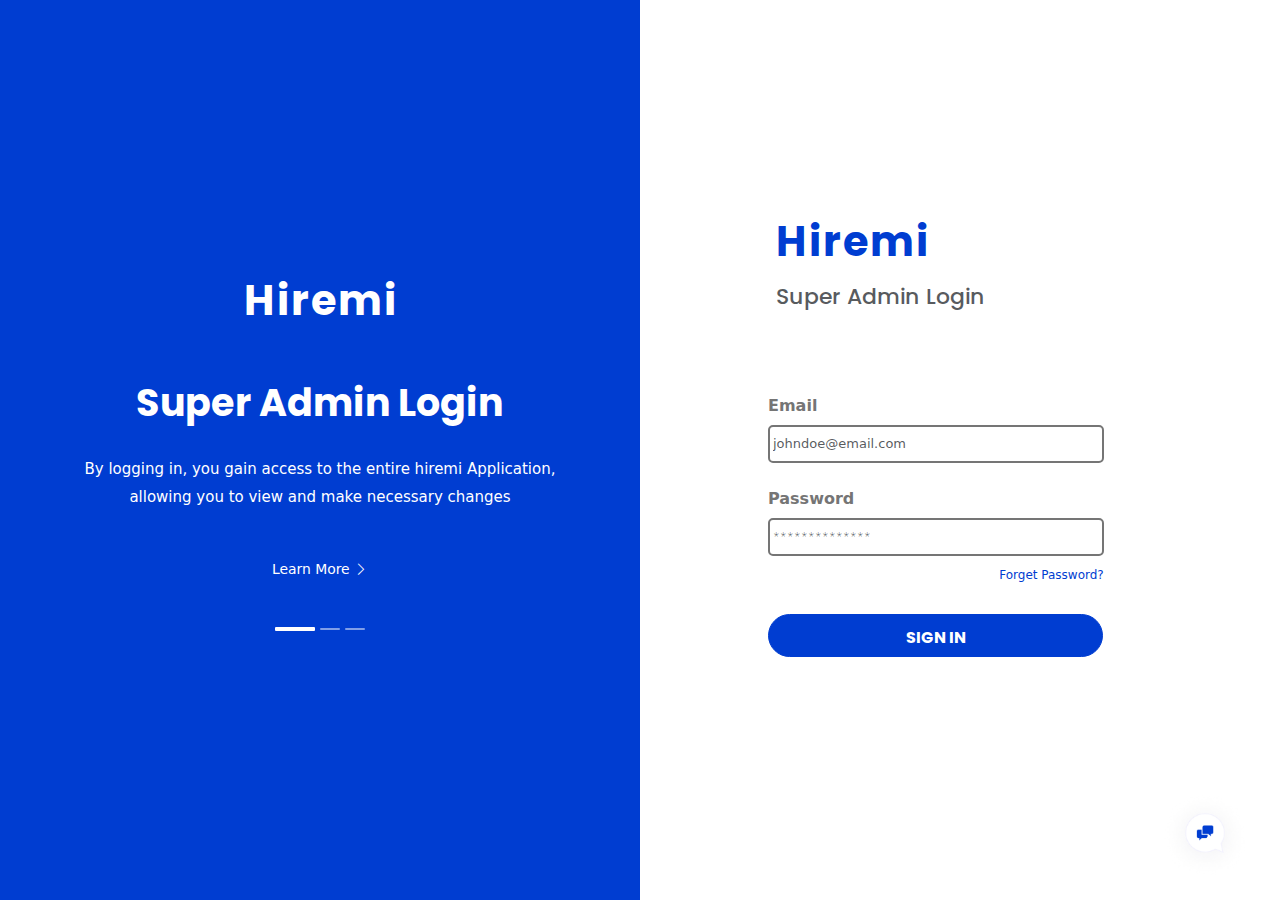
<file: hiremi_frontend/Hiremi_Frontend/Resource/Login.html>
<!DOCTYPE html>
<html lang="en">
  <head>
    <meta charset="UTF-8" />
    <meta name="viewport" content="width=device-width, initial-scale=1.0" />
    <title>Hiremi - Super Admin Login</title>

    <link
      href="https://cdn.jsdelivr.net/npm/bootstrap@5.3.0/dist/css/bootstrap.min.css"
      rel="stylesheet"
    />
    <link href="Loginstyle.css" rel="stylesheet" />
    <link
      href="https://fonts.googleapis.com/css2?family=Poppins:wght@700&display=swap"
      rel="stylesheet"
    />
    <link
      href="https://fonts.googleapis.com/css2?family=Zen+Kaku+Gothic+Antique&display=swap"
      rel="stylesheet"
    />
    <link
      rel="stylesheet"
      href="https://cdn.jsdelivr.net/npm/bootstrap-icons@1.11.0/font/bootstrap-icons.css"
    />
  </head>
  <body>
    <div class="container-fluid">
      <div class="row vh-100">
        <div
          class="col-lg-6 d-flex flex-column justify-content-center left-panel"
        >
          <h1 class="display-5 fw-bold mb-5 custom-heading">Hiremi</h1>
          <h2 class="h1 fw-bold mb-3 super-admin-heading">Super Admin Login</h2>
          <p class="lead mb-5 hiremi-description">
            By logging in, you gain access to the entire hiremi Application,<br />allowing
            you to view and make necessary changes
          </p>
          <a
            href="#"
            class="learn-more-link text-decoration-none fw-normal custom-learn-more mb-5"
          >
            Learn More <i class="bi bi-chevron-right"></i>
          </a>
          <div class="dots-indicator">
            <div class="dot active"></div>
            <div class="dot inactive"></div>
            <div class="dot inactive"></div>
          </div>
        </div>

        <div
          class="col-lg-6 d-flex align-items-center justify-content-center p-4 p-lg-5 position-relative"
        >
          <div class="w-100" style="max-width: 28rem">
            <div class="mb-4">
              <h1 class="h2 fw-bold mb-2 right-hiremi">Hiremi</h1>
              <h2 class="h4 text-muted right-super-admin">Super Admin Login</h2>
            </div>
            <div class="container mt-5 form-container">
              <form id="loginForm">
                <div class="mb-4">
                  <label for="email" class="form-label">Email</label>
                  <input
                    type="email"
                    class="form-control"
                    id="email"
                    placeholder="johndoe@email.com"
                    required
                  />
                </div>
                <div class="mb-4">
                  <label for="password" class="form-label">Password</label>
                  <div class="password-field">
                    <input
                      type="password"
                      class="form-control"
                      id="password"
                      placeholder="**************"
                      required
                    />
                  </div>
                  <div
                    class="d-flex justify-content-between align-items-center mt-1"
                    style="position: relative; height: 30px"
                  >
                    <small
                      id="formMessage"
                      class="error-text"
                      style="display: none"
                      >Invalid Email or Password</small
                    >
                    <a
                      href="#"
                      class="forgot-password"
                      style="position: absolute; left: 230px"
                      >Forget Password?</a
                    >
                  </div>
                </div>

                <button
                  type="submit"
                  class="btn btn-primary rounded-pill submit-btn">
                 <a style="color: white; text-decoration: none;" href="/Resource/OTP/index.html"> SIGN IN</a>
                </button>

              </form>
            </div>
          </div>
          <img src="Images/png for login,otp/icon.png" class="icon" alt="Icon" />
        </div>
      </div>
    </div>

    <script src="https://cdn.jsdelivr.net/npm/bootstrap@5.3.0/dist/js/bootstrap.bundle.min.js"></script>

    <script>
      document
        .getElementById("loginForm")
        .addEventListener("submit", function (event) {
          event.preventDefault();
          validateForm();
        });

      function validateForm() {
        const email = document.getElementById("email").value.trim();
        const password = document.getElementById("password").value.trim();
        const emailField = document.getElementById("email");
        const passwordField = document.getElementById("password");
        const formMessage = document.getElementById("formMessage");

        let isValid = true;

        emailField.classList.remove("input-error");
        passwordField.classList.remove("input-error");
        emailField.style.borderColor = "";
        passwordField.style.borderColor = "";
        formMessage.textContent = "";
        formMessage.style.display = "none";

        const emailPattern = /^[^\s@]+@[^\s@]+\.[^\s@]+$/;
        if (!emailPattern.test(email)) {
          emailField.classList.add("input-error");
          emailField.style.borderColor = "red";
          passwordField.style.borderColor = "red";
          isValid = false;
        }

        if (password.length < 6) {
          passwordField.classList.add("input-error");
          passwordField.style.borderColor = "red";
          emailField.style.borderColor = "red";
          isValid = false;
        }

        if (!isValid) {
          formMessage.textContent = "Invalid Email or Password";
          formMessage.style.display = "block";
          emailField.value = "";
          passwordField.value = "";
        } else {
          formMessage.textContent = "";
          formMessage.style.display = "none";

          window.location.href = "OTP.html";
        }
      }

      document.getElementById("email").addEventListener("input", function () {
        const emailField = document.getElementById("email");
        const formMessage = document.getElementById("formMessage");
        emailField.classList.remove("input-error");
        emailField.style.borderColor = "";
        formMessage.style.display = "none";
      });

      document
        .getElementById("password")
        .addEventListener("input", function () {
          const passwordField = document.getElementById("password");
          const formMessage = document.getElementById("formMessage");
          passwordField.classList.remove("input-error");
          passwordField.style.borderColor = "";
          formMessage.style.display = "none";
        });
    </script>
  </body>
</html>
</file>
<file: hiremi_frontend/Hiremi_Frontend/Resource/Loginstyle.css>
:root {
  --primary-blue: #003dd1;
}

body {
  min-height: 100vh;
  display: flex;
  align-items: stretch;
  margin: 0;
}

.left-panel {
  background-color: #003dd1;
  color: white;
  min-height: 100vh;
  display: flex;
  flex-direction: column;
  justify-content: center;
  align-items: center;
  text-align: center;
  padding: 40px;
}
.dots-indicator {
  display: flex;
  gap: 5px;
  justify-content: center;
  align-items: center;
  width: 132.74px;
  height: 1.99px;
  top: 262.49px;
  left: 158.09px;
  opacity: 1;
}

.dot {
  width: 40px;
  height: 1.99px;
  background-color: white;
  border-radius: 1px;
}

.dot.inactive {
  width: 20px;
  background-color: rgba(255, 255, 255, 0.5);
}

.dot.active {
  border: 2px solid white;
}

a.text-white:hover {
  text-decoration: underline;
}

.custom-heading {
  width: 153px;
  height: 62px;
  left: 168px;
  font-family: "Poppins", sans-serif;
  font-size: 41.46px;
  font-weight: 700;
  line-height: 62.19px;
  letter-spacing: 0.05em;
  text-align: left;
  text-underline-position: from-font;
  text-decoration-skip-ink: none;
}

.super-admin-heading {
  width: 448.43px;
  height: 59.66px;
  font-family: "Poppins", sans-serif;
  font-size: 38px;
  font-weight: 700;
  line-height: 46.6px;
  text-align: center;
  text-underline-position: from-font;
  text-decoration-skip-ink: none;
  margin: 0 auto;
}

.hiremi-description {
  /* width: 523px; */
  height: 56px;
  font-weight: 400;
  font-size: 15px;
  line-height: 28px;
  text-align: center;
  text-underline-position: from-font;
}

.custom-learn-more {
  align-items: center;
  justify-content: center;
  font-size: 13.92px;
  line-height: 20.88px;
  text-decoration: none;
  color: inherit;
  gap: 5px;
  height: 21px;
  font-weight: 100;
}

.right-hiremi {
  color: #003dd1;
  width: 207.62px;
  height: 62px;
  font-family: "Poppins", sans-serif;
  font-size: 41.46px;
  font-weight: 700;
  line-height: 62.19px;
  letter-spacing: 0.05em;
  margin-left: 40px;
}

.right-super-admin {
  height: 33px;
  font-family: "Poppins", sans-serif;
  font-size: 21.95px;
  font-weight: 500;
  line-height: 32.93px;
  margin-left: 40px;
  color: #000000bf;
}

.form-container {
  margin: 0 auto;
  margin-left: 0;
  background-color: #fff;
  padding: 2rem;
  border-radius: 8px;
  max-width: 400px;
  width: 100%;
}

.form-control {
  border: none;
  border-bottom: 1px solid #dee2e6;
  border-radius: 0;
  padding: 3px;
  color: #424242;
  font-size: 13px;
  font-weight: 300;
  line-height: 28.16px;
  text-align: left;
  text-underline-position: from-font;
  text-decoration-skip-ink: none;
  border: 2px solid #757575;
  border-radius: 5px;
}

#password.form-control {
  font-family: "Zen Kaku Gothic Antique";
}

.form-control:focus {
  box-shadow: none;
  border-color: #003dd1;
}

.form-label {
  color: #757575;
  width: 68.69px;
  height: 22.53px;
  gap: 0px;
  opacity: 0px;
  font-weight: bold;
}

.password-field {
  position: relative;
}

.password-toggle {
  position: absolute;
  right: 0;
  top: 50%;
  transform: translateY(-50%);
  background: none;
  border: none;
  color: #212121cc;

  cursor: pointer;
  padding: 0;
}

.password-toggle:hover {
  color: #212121cc;
}

.btn-primary {
  background-color: #003dd1;
  border-color: #003dd1;
  padding: 12px;
  font-weight: 600;
}

.btn-primary:hover {
  background-color: #003dd1;
  border-color: #003dd1;
}

.error-text {
  color: #dc3545;
  font-size: 12px;
  margin-top: 0.5rem;

  top: 321px;
}

.forgot-password {
  color: #003dd1;
  text-decoration: none;
  font-size: 12px;
  line-height: 18px;
  text-align: center;
  width: 107px;
  left: 273px;
  float: right;
}

.forgot-password:hover {
  text-decoration: underline;
  color: #003dd1;
}

.eye {
  color: #bebebe;
  width: 16px;
  height: 16px;
  top: 124.12px;
  left: 364px;
}

.submit-btn {
  width: 335px;
  height: 43px;
  opacity: 1;
  gap: 10px;
  font-family: "Poppins", sans-serif;
  font-size: 16px;
  font-weight: 700;
  line-height: 22.53px;
  text-align: center;
  text-underline-position: from-font;
  text-decoration-skip-ink: none;
}
.invalid-feedback {
  color: #ff0000 !important;
  font-size: 14px;
  margin-top: -8px;
  margin-bottom: 16px;
  display: block !important;
}

.form-control.is-invalid {
  border-color: #ff0000 !important;
  background-image: none !important;
}

.submit-btn:hover {
  background-color: #003dd1;
  border-color: #0036db;
}

.input-error {
  border-color: red !important;
}

.input-valid {
  border-color: red !important;
}

.error-text {
  color: red;
  font-size: 12px;
  display: none;
}

@media screen and (max-width: 576px) {
  .left-panel {
    padding: 20px;
  }

  .dots-indicator {
    width: 80px;
  }

  .dot {
    width: 30px;
  }

  .custom-heading {
    font-size: 24px;
  }

  .super-admin-heading {
    font-size: 24px;
  }

  .hiremi-description {
    font-size: 13px;
    line-height: 20px;
  }

  .form-container {
    max-width: 100%;
    padding: 1rem;
  }

  .form-control {
    font-size: 14px;
  }

  .forgot-password {
    font-size: 11px;
  }

  .submit-btn {
    width: 100%;
  }
}

.right-panel {
  position: relative;
}

.icon {
  cursor: pointer;
  position: absolute;
  bottom: 2vh;
  right: 2vw;
  width: 8vw;
  max-width: 100px;
  min-width: 50px;
  height: auto;
  z-index: 1000;
  transition: all 0.3s ease-in-out;
}

@media (max-width: 480px) {
  .icon {
    right: 4vw;
    bottom: 4vh;
    width: 12vw;
  }
}
</file>
